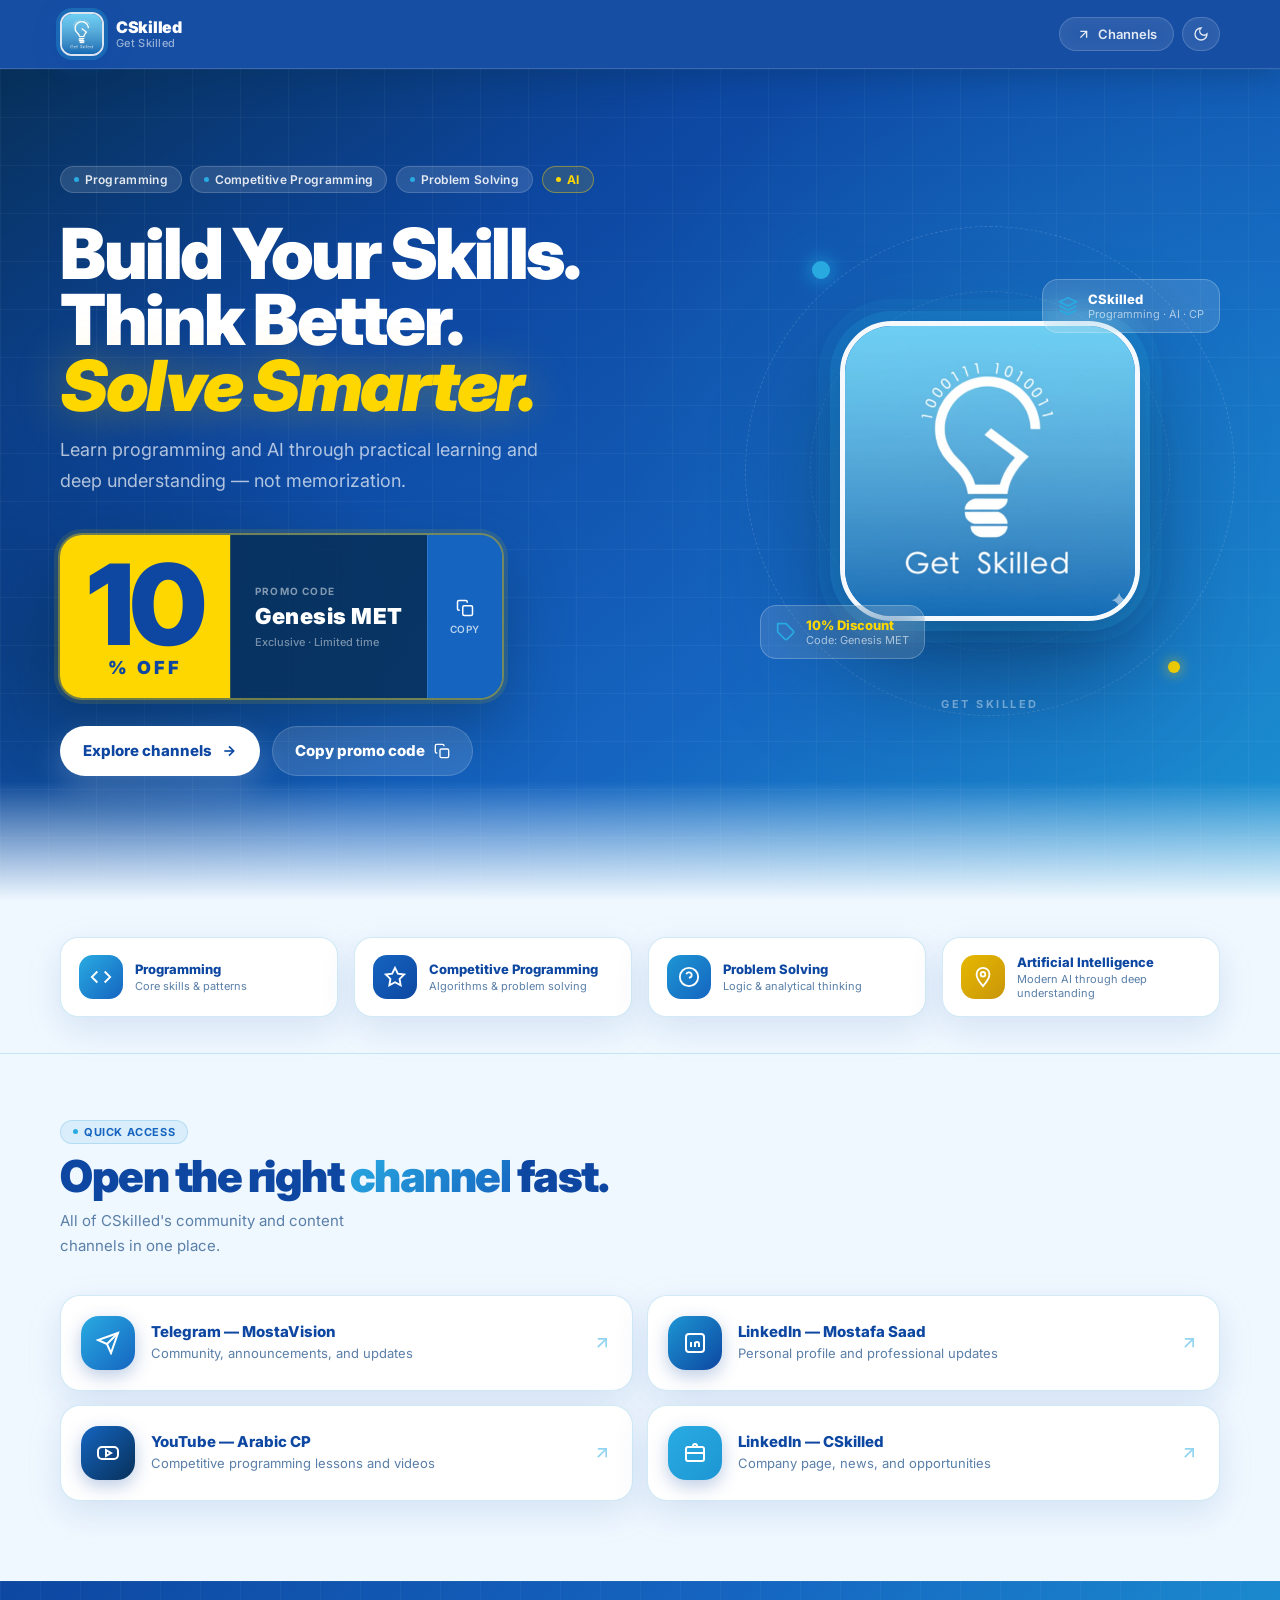
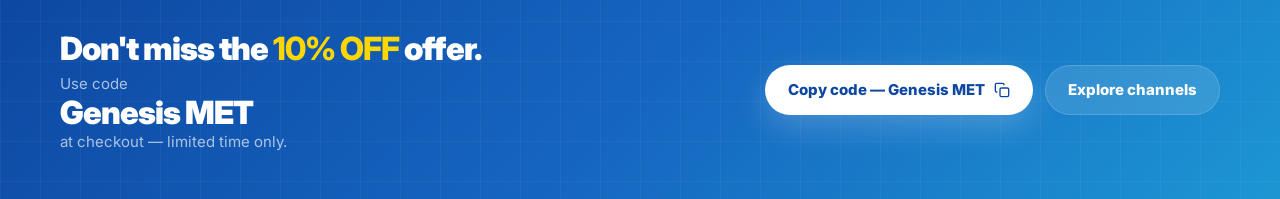
<file: index.html>
<!DOCTYPE html>
<html lang="en">
<head>
  <meta charset="UTF-8" />
  <meta name="viewport" content="width=device-width, initial-scale=1" />
  <title>CSkilled — Build Your Skills. Think Better. Solve Smarter.</title>
  <meta name="description" content="CSkilled – Learn programming, competitive programming, problem solving and AI. Get 10% off with promo code Genesis MET. Join Telegram, LinkedIn, and YouTube channels." />
  <link rel="preconnect" href="https://fonts.googleapis.com" />
  <link rel="preconnect" href="https://fonts.gstatic.com" crossorigin />
  <link href="https://fonts.googleapis.com/css2?family=Inter:ital,wght@0,400;0,500;0,600;0,700;0,800;0,900;1,900&display=swap" rel="stylesheet" />
  <style>
  /* ════════════════════════════════════════════════════════════════════
     DESIGN SYSTEM — colors extracted from skiled.jpeg logo
  ════════════════════════════════════════════════════════════════════ */
  :root {
    /* Logo blue gradient (light → deep) */
    --b1: #29ABE2;   /* sky      */
    --b2: #1D96D3;   /* mid-sky  */
    --b3: #1565C0;   /* deep     */
    --b4: #0D47A1;   /* deepest  */
    --b5: #07305A;   /* navy     */

    /* Text */
    --ink:    #0B1F3A;
    --muted:  #5A7FA8;
    --subtle: #8AAFC8;

    /* Surface */
    --white:  #FFFFFF;
    --paper:  #F0F8FF;
    --glass:  rgba(255,255,255,.12);
    --glass2: rgba(255,255,255,.08);
    --line-d: rgba(255,255,255,.16);   /* divider on dark bg */
    --line-l: rgba(29,150,211,.2);    /* divider on light bg */

    /* Discount gold */
    --gold:   #FFD700;
    --gold-d: #E6B800;

    /* Shadows */
    --sh-blue: 0 24px 72px rgba(13,71,161,.45);
    --sh-card: 0 12px 36px rgba(13,71,161,.12);
  }

  /* ── Reset ── */
  *, *::before, *::after { box-sizing: border-box; margin: 0; padding: 0; }
  html  { scroll-behavior: smooth; }
  button, a { font: inherit; }
  img   { display: block; }

  body {
    font-family: 'Inter', ui-sans-serif, system-ui, sans-serif;
    color: var(--ink);
    background: var(--paper);
    overflow-x: hidden;
  }

  /* ════════════════════════════════════════════════════════════════════
     LAYOUT WRAPPERS
  ════════════════════════════════════════════════════════════════════ */
  .w {
    width: min(1160px, 100% - 48px);
    margin-inline: auto;
  }

  /* ════════════════════════════════════════════════════════════════════
     ① NAV BAR — sticky, uses logo's deep blue
  ════════════════════════════════════════════════════════════════════ */
  .nav {
    position: sticky;
    top: 0;
    z-index: 100;
    background: rgba(13,71,161,.96);
    backdrop-filter: blur(20px);
    border-bottom: 1px solid var(--line-d);
    box-shadow: 0 4px 32px rgba(7,48,90,.4);
  }

  .nav-inner {
    display: flex;
    align-items: center;
    justify-content: space-between;
    gap: 16px;
    height: 68px;
  }

  /* Brand in nav */
  .brand {
    display: flex;
    align-items: center;
    gap: 12px;
    text-decoration: none;
    flex-shrink: 0;
  }

  .brand-logo {
    width: 44px;
    height: 44px;
    border-radius: 12px;
    object-fit: cover;
    border: 2px solid rgba(255,255,255,.85);
    box-shadow: 0 0 0 4px rgba(41,171,226,.3), 0 8px 22px rgba(13,71,161,.5);
    image-rendering: -webkit-optimize-contrast;
    image-rendering: crisp-edges;
    animation: navLogoIn 1s cubic-bezier(.22,1,.36,1) both;
  }

  @keyframes navLogoIn {
    0%   { transform: scale(.4); opacity: 0; filter: blur(4px); }
    60%  { transform: scale(1.06); opacity: 1; filter: blur(0); }
    100% { transform: scale(1);   opacity: 1; }
  }

  .brand-text {
    line-height: 1;
  }
  .brand-name {
    font-size: 16px;
    font-weight: 900;
    color: #fff;
    letter-spacing: -.3px;
  }
  .brand-sub {
    font-size: 11px;
    font-weight: 500;
    color: rgba(255,255,255,.55);
    margin-top: 3px;
    letter-spacing: .3px;
  }

  /* Nav actions */
  .nav-actions {
    display: flex;
    align-items: center;
    gap: 8px;
  }

  .nav-btn {
    display: inline-flex;
    align-items: center;
    gap: 7px;
    padding: 8px 16px;
    border-radius: 999px;
    border: 1.5px solid var(--line-d);
    background: var(--glass);
    color: rgba(255,255,255,.88);
    font-size: 13px;
    font-weight: 600;
    text-decoration: none;
    cursor: pointer;
    transition: background .2s, transform .2s;
    backdrop-filter: blur(8px);
  }

  .nav-btn:hover      { background: rgba(255,255,255,.2); transform: translateY(-1px); }
  .nav-btn.icon-only  { padding: 8px 10px; }

  /* ════════════════════════════════════════════════════════════════════
     ② HERO — full-viewport, dark logo-gradient background
  ════════════════════════════════════════════════════════════════════ */
  .hero {
    position: relative;
    min-height: calc(100vh - 68px);
    background:
      radial-gradient(ellipse 70% 80% at 90% 40%, rgba(29,150,211,.3), transparent 60%),
      radial-gradient(ellipse 50% 60% at  5% 70%, rgba(7,48,90,.5),    transparent 55%),
      linear-gradient(145deg, var(--b5) 0%, var(--b4) 30%, var(--b3) 65%, var(--b2) 100%);
    overflow: hidden;
    display: flex;
    align-items: center;
  }

  /* Dot-grid overlay */
  .hero::before {
    content: "";
    position: absolute;
    inset: 0;
    background-image:
      linear-gradient(rgba(255,255,255,.04) 1px, transparent 1px),
      linear-gradient(90deg, rgba(255,255,255,.04) 1px, transparent 1px);
    background-size: 48px 48px;
    pointer-events: none;
  }

  /* Bottom fade to paper */
  .hero::after {
    content: "";
    position: absolute;
    bottom: 0;
    left: 0;
    right: 0;
    height: 120px;
    background: linear-gradient(transparent, var(--paper));
    pointer-events: none;
  }

  .hero-inner {
    position: relative;
    z-index: 2;
    display: grid;
    grid-template-columns: 1fr minmax(320px, 460px);
    align-items: center;
    gap: clamp(40px, 6vw, 100px);
    padding: 72px 0 100px;
  }

  /* ── Hero LEFT: Offer + Headline ── */
  .hero-copy { position: relative; }

  /* Platform topics */
  .topic-row {
    display: flex;
    flex-wrap: wrap;
    gap: 8px;
    margin-bottom: 28px;
    animation: slideUp .7s cubic-bezier(.22,1,.36,1) .05s both;
  }

  .topic {
    display: inline-flex;
    align-items: center;
    gap: 6px;
    padding: 5px 13px;
    border-radius: 999px;
    border: 1px solid var(--line-d);
    background: var(--glass);
    color: rgba(255,255,255,.88);
    font-size: 12px;
    font-weight: 600;
    letter-spacing: .3px;
    backdrop-filter: blur(8px);
  }

  .topic::before {
    content: "";
    width: 5px;
    height: 5px;
    border-radius: 50%;
    background: var(--b1);
    flex-shrink: 0;
  }

  .topic-ai {
    border-color: rgba(255,215,0,.4);
    background: rgba(255,215,0,.12);
    color: var(--gold);
    font-weight: 700;
  }
  .topic-ai::before { background: var(--gold); }

  /* Main headline */
  .hero-headline {
    font-size: clamp(36px, 5.5vw, 72px);
    font-weight: 900;
    line-height: .94;
    letter-spacing: -2.5px;
    color: #fff;
    margin-bottom: 16px;
    animation: slideUp .8s cubic-bezier(.22,1,.36,1) .12s both;
  }

  .hero-headline em {
    font-style: italic;
    color: var(--gold);
    text-shadow: 0 0 48px rgba(255,215,0,.35);
  }

  /* Support line */
  .hero-sub {
    font-size: clamp(15px, 1.6vw, 18px);
    line-height: 1.72;
    color: rgba(255,255,255,.68);
    max-width: 500px;
    margin-bottom: 38px;
    animation: slideUp .8s cubic-bezier(.22,1,.36,1) .2s both;
  }

  /* ── DISCOUNT BLOCK — the star of the show ── */
  .discount-block {
    margin-bottom: 28px;
    animation: slideUp .9s cubic-bezier(.22,1,.36,1) .28s both;
  }

  .discount-card {
    display: inline-flex;
    align-items: stretch;
    border-radius: 22px;
    overflow: hidden;
    box-shadow:
      0 0 0 2px rgba(255,215,0,.35),
      0 0 0 6px rgba(255,215,0,.1),
      0 24px 60px rgba(7,48,90,.5),
      inset 0 1px 0 rgba(255,255,255,.15);
  }

  /* Big number column */
  .dc-number {
    display: flex;
    flex-direction: column;
    align-items: center;
    justify-content: center;
    padding: 20px 28px;
    background: var(--gold);
    gap: 0;
    min-width: 140px;
  }

  .dc-pct {
    font-size: clamp(64px, 10vw, 112px);
    font-weight: 900;
    color: var(--b4);
    line-height: .88;
    letter-spacing: -4px;
  }

  .dc-off {
    font-size: 18px;
    font-weight: 900;
    color: var(--b4);
    letter-spacing: 3px;
    margin-top: 4px;
  }

  /* Code + label column */
  .dc-code {
    display: flex;
    flex-direction: column;
    justify-content: center;
    gap: 6px;
    padding: 18px 24px;
    background: rgba(7,48,90,.88);
    backdrop-filter: blur(12px);
    border-left: 1px solid rgba(255,215,0,.2);
  }

  .dc-code-label {
    font-size: 10px;
    font-weight: 700;
    color: rgba(255,255,255,.5);
    letter-spacing: 1.2px;
    text-transform: uppercase;
  }

  .dc-code-value {
    font-size: 22px;
    font-weight: 900;
    color: #fff;
    letter-spacing: .5px;
    font-family: inherit;
  }

  .dc-code-sub {
    font-size: 11px;
    font-weight: 500;
    color: rgba(255,255,255,.45);
  }

  /* Copy button column */
  .dc-copy {
    display: flex;
    align-items: center;
    justify-content: center;
    padding: 18px 22px;
    background: var(--b3);
    border: 0;
    color: #fff;
    cursor: pointer;
    transition: background .22s ease;
    gap: 6px;
    font-size: 13px;
    font-weight: 700;
    flex-direction: column;
    border-left: 1px solid rgba(255,255,255,.1);
  }

  .dc-copy:hover   { background: var(--b2); }
  .dc-copy svg     { flex-shrink: 0; }
  .dc-copy-label   { font-size: 10px; font-weight: 600; opacity: .7; letter-spacing: .5px; }

  /* ── CTAs ── */
  .hero-ctas {
    display: flex;
    flex-wrap: wrap;
    gap: 12px;
    animation: slideUp .8s cubic-bezier(.22,1,.36,1) .4s both;
  }

  .btn {
    display: inline-flex;
    align-items: center;
    gap: 9px;
    min-height: 50px;
    padding: 0 22px;
    border-radius: 999px;
    font-size: 15px;
    font-weight: 800;
    text-decoration: none;
    border: 1.5px solid transparent;
    cursor: pointer;
    transition: transform .22s, box-shadow .22s;
  }

  .btn-primary {
    background: #fff;
    color: var(--b4);
    box-shadow: 0 12px 32px rgba(255,255,255,.2);
  }

  .btn-secondary {
    background: var(--glass);
    border-color: var(--line-d);
    color: #fff;
    backdrop-filter: blur(8px);
  }

  .btn:hover { transform: translateY(-3px); box-shadow: 0 18px 44px rgba(7,48,90,.4); }

  /* ── Hero RIGHT: Logo Stage ── */
  .logo-stage {
    position: relative;
    display: grid;
    place-items: center;
    min-height: 520px;
    animation: slideUp 1s cubic-bezier(.22,1,.36,1) .05s both;
  }

  /* Glow blob */
  .logo-stage::before {
    content: "";
    position: absolute;
    width: 440px;
    height: 440px;
    border-radius: 50%;
    background: radial-gradient(circle, rgba(41,171,226,.28) 0%, transparent 68%);
    pointer-events: none;
  }

  /* Outer orbit */
  .orbit-outer {
    position: absolute;
    width: min(88vw, 490px);
    aspect-ratio: 1;
    border: 1.5px dashed rgba(255,255,255,.15);
    border-radius: 50%;
    animation: spin 24s linear infinite;
  }

  .orbit-outer::before,
  .orbit-outer::after {
    content: "";
    position: absolute;
    border-radius: 50%;
  }

  .orbit-outer::before {
    width: 18px; height: 18px;
    top: 34px; left: 66px;
    background: var(--b1);
    box-shadow: 0 0 18px rgba(41,171,226,.9), 0 0 36px rgba(41,171,226,.4);
  }

  .orbit-outer::after {
    width: 12px; height: 12px;
    bottom: 42px; right: 54px;
    background: var(--gold);
    box-shadow: 0 0 14px rgba(255,215,0,.8);
  }

  /* Inner orbit */
  .orbit-inner {
    position: absolute;
    width: min(66vw, 360px);
    aspect-ratio: 1;
    border: 1px dashed rgba(255,255,255,.1);
    border-radius: 50%;
    animation: spin 15s linear infinite reverse;
  }

  /* The logo */
  .logo-img-wrap {
    position: relative;
    z-index: 2;
  }

  .logo-img {
    width: min(70vw, 300px);
    height: min(70vw, 300px);
    object-fit: cover;
    border-radius: 52px;
    border: 5px solid rgba(255,255,255,.96);
    box-shadow:
      0 0 0 10px rgba(41,171,226,.2),
      0 0 0 22px rgba(41,171,226,.08),
      0 48px 110px rgba(7,48,90,.7),
      0 12px 32px rgba(13,71,161,.5);
    image-rendering: -webkit-optimize-contrast;
    image-rendering: crisp-edges;
    animation: logoZoom 1.8s cubic-bezier(.16,1.1,.36,1) .05s both, logoFloat 6s ease-in-out 2s infinite;
  }

  @keyframes logoZoom {
    0%   { transform: scale(.2);  opacity: 0; filter: blur(14px); }
    50%  { transform: scale(1.06); opacity: 1; filter: blur(0); }
    72%  { transform: scale(.97); }
    100% { transform: scale(1);   opacity: 1; }
  }

  @keyframes logoFloat {
    0%, 100% { transform: translateY(0) scale(1); }
    50%       { transform: translateY(-16px) scale(1.012); }
  }

  /* Info cards floating around logo */
  .logo-card {
    position: absolute;
    z-index: 3;
    display: flex;
    align-items: center;
    gap: 10px;
    padding: 11px 15px;
    border-radius: 16px;
    background: rgba(255,255,255,.12);
    border: 1px solid rgba(255,255,255,.22);
    backdrop-filter: blur(20px);
    animation: floatCard 5s ease-in-out infinite;
    color: #fff;
  }

  .logo-card-top   { top: 68px; right: 0; }
  .logo-card-bot   { bottom: 72px; left: 0; animation-delay: -2.4s; }

  .logo-card svg   { width: 20px; height: 20px; flex-shrink: 0; color: var(--b1); }
  .logo-card strong { display: block; font-size: 13px; font-weight: 800; color: #fff; }
  .logo-card span   { display: block; font-size: 11px; color: rgba(255,255,255,.6); }

  .logo-card-bot strong { color: var(--gold); }

  .logo-tagline {
    position: absolute;
    bottom: 20px;
    left: 50%;
    transform: translateX(-50%);
    font-size: 11px;
    font-weight: 700;
    color: rgba(255,255,255,.4);
    letter-spacing: 2.5px;
    text-transform: uppercase;
    white-space: nowrap;
    z-index: 2;
  }

  @keyframes spin       { to { transform: rotate(1turn); } }
  @keyframes floatCard  { 0%, 100% { transform: translateY(0); } 50% { transform: translateY(-12px); } }

  @keyframes slideUp {
    0%   { opacity: 0; transform: translateY(24px); }
    100% { opacity: 1; transform: translateY(0); }
  }

  /* ════════════════════════════════════════════════════════════════════
     ③ SUBJECTS STRIP
  ════════════════════════════════════════════════════════════════════ */
  .subjects {
    background: var(--paper);
    padding: 36px 0;
    border-bottom: 1px solid var(--line-l);
  }

  .subjects-inner {
    display: grid;
    grid-template-columns: repeat(4, 1fr);
    gap: 16px;
  }

  .subject-card {
    display: flex;
    align-items: center;
    gap: 12px;
    padding: 16px 18px;
    border-radius: 18px;
    background: var(--white);
    border: 1.5px solid var(--line-l);
    box-shadow: var(--sh-card);
    transition: transform .22s, box-shadow .22s;
  }

  .subject-card:hover {
    transform: translateY(-4px);
    box-shadow: 0 20px 48px rgba(13,71,161,.18);
  }

  .subject-icon {
    width: 44px;
    height: 44px;
    border-radius: 14px;
    display: grid;
    place-items: center;
    flex-shrink: 0;
    color: #fff;
  }

  .si-1 { background: linear-gradient(135deg, var(--b1), var(--b3)); }
  .si-2 { background: linear-gradient(135deg, var(--b3), var(--b4)); }
  .si-3 { background: linear-gradient(135deg, var(--b2), var(--b3)); }
  .si-4 { background: linear-gradient(135deg, var(--gold-d), #c9960a); }
  .si-4 svg { color: #fff !important; }

  .subject-info strong {
    display: block;
    font-size: 13px;
    font-weight: 800;
    color: var(--b4);
  }

  .subject-info span {
    display: block;
    font-size: 11px;
    color: var(--muted);
    margin-top: 2px;
  }

  /* ════════════════════════════════════════════════════════════════════
     ④ CHANNELS SECTION
  ════════════════════════════════════════════════════════════════════ */
  .channels {
    background: var(--paper);
    padding: 64px 0 80px;
  }

  .section-head {
    margin-bottom: 36px;
    display: flex;
    align-items: flex-end;
    justify-content: space-between;
    gap: 24px;
    flex-wrap: wrap;
  }

  .section-tag {
    display: inline-flex;
    align-items: center;
    gap: 6px;
    padding: 4px 12px;
    border-radius: 999px;
    background: rgba(29,150,211,.1);
    border: 1px solid var(--line-l);
    color: var(--b3);
    font-size: 11px;
    font-weight: 700;
    letter-spacing: .6px;
    text-transform: uppercase;
    margin-bottom: 10px;
  }

  .section-tag::before {
    content: "";
    width: 5px; height: 5px;
    border-radius: 50%;
    background: var(--b1);
  }

  .section-title {
    font-size: clamp(26px, 4vw, 44px);
    font-weight: 900;
    letter-spacing: -1.5px;
    color: var(--b4);
    line-height: 1;
  }

  .section-title em {
    font-style: normal;
    background: linear-gradient(135deg, var(--b1), var(--b3));
    -webkit-background-clip: text;
    -webkit-text-fill-color: transparent;
    background-clip: text;
  }

  .section-desc {
    font-size: 15px;
    color: var(--muted);
    line-height: 1.7;
    max-width: 340px;
    margin-top: 10px;
  }

  .channel-grid {
    display: grid;
    grid-template-columns: repeat(2, 1fr);
    gap: 14px;
  }

  .channel-card {
    display: flex;
    align-items: center;
    gap: 16px;
    padding: 20px;
    border-radius: 20px;
    border: 1.5px solid var(--line-l);
    background: var(--white);
    text-decoration: none;
    color: var(--ink);
    box-shadow: var(--sh-card);
    transition: transform .22s, border-color .22s, box-shadow .22s;
  }

  .channel-card:hover {
    transform: translateY(-4px);
    border-color: rgba(29,150,211,.4);
    box-shadow: 0 20px 56px rgba(13,71,161,.16);
  }

  .channel-icon {
    width: 54px;
    height: 54px;
    border-radius: 18px;
    display: grid;
    place-items: center;
    flex-shrink: 0;
    color: #fff;
    box-shadow: 0 6px 18px rgba(13,71,161,.28);
  }

  .ci-1 { background: linear-gradient(135deg, var(--b1), var(--b3)); }
  .ci-2 { background: linear-gradient(135deg, var(--b2), var(--b4)); }
  .ci-3 { background: linear-gradient(135deg, var(--b3), var(--b5)); }
  .ci-4 { background: linear-gradient(135deg, var(--b1), var(--b2)); }

  .channel-info { flex: 1; min-width: 0; }
  .channel-info strong { display: block; font-size: 15px; font-weight: 800; color: var(--b4); }
  .channel-info span   { display: block; font-size: 13px; color: var(--muted); margin-top: 3px; line-height: 1.4; }

  .channel-arrow { color: var(--b1); opacity: .5; flex-shrink: 0; }

  /* ════════════════════════════════════════════════════════════════════
     ⑤ FOOTER CTA STRIP
  ════════════════════════════════════════════════════════════════════ */
  .footer-strip {
    background: linear-gradient(135deg, var(--b4) 0%, var(--b3) 50%, var(--b2) 100%);
    padding: 48px 0;
    position: relative;
    overflow: hidden;
  }

  .footer-strip::before {
    content: "";
    position: absolute;
    inset: 0;
    background-image:
      linear-gradient(rgba(255,255,255,.04) 1px, transparent 1px),
      linear-gradient(90deg, rgba(255,255,255,.04) 1px, transparent 1px);
    background-size: 40px 40px;
    pointer-events: none;
  }

  .footer-inner {
    position: relative;
    z-index: 1;
    display: flex;
    align-items: center;
    justify-content: space-between;
    gap: 24px;
    flex-wrap: wrap;
  }

  .footer-text strong {
    display: block;
    font-size: clamp(20px, 3vw, 32px);
    font-weight: 900;
    color: #fff;
    letter-spacing: -1px;
  }

  .footer-text p {
    font-size: 15px;
    color: rgba(255,255,255,.65);
    margin-top: 6px;
  }

  .footer-text em { color: var(--gold); font-style: normal; font-weight: 800; }

  .footer-actions { display: flex; gap: 12px; flex-wrap: wrap; }

  /* ════════════════════════════════════════════════════════════════════
     TOAST
  ════════════════════════════════════════════════════════════════════ */
  .toast {
    position: fixed;
    left: 50%;
    bottom: 24px;
    z-index: 999;
    transform: translate(-50%, 80px);
    padding: 13px 22px;
    border-radius: 999px;
    background: var(--b4);
    color: #fff;
    font-size: 14px;
    font-weight: 700;
    box-shadow: 0 12px 40px rgba(13,71,161,.4);
    opacity: 0;
    transition: transform .26s ease, opacity .26s ease;
    pointer-events: none;
  }

  .toast.show { transform: translate(-50%, 0); opacity: 1; }

  /* ════════════════════════════════════════════════════════════════════
     DARK MODE
  ════════════════════════════════════════════════════════════════════ */
  .dark body,
  body.dark {
    background: #071322;
    color: #e0eeff;
  }

  body.dark .subjects,
  body.dark .channels { background: #071322; }

  body.dark .subject-card,
  body.dark .channel-card {
    background: rgba(13,71,161,.18);
    border-color: rgba(29,150,211,.18);
    color: #e0eeff;
  }

  body.dark .subject-card:hover,
  body.dark .channel-card:hover {
    background: rgba(13,71,161,.28);
    border-color: rgba(41,171,226,.35);
  }

  body.dark .subject-info strong,
  body.dark .channel-info strong,
  body.dark .section-title { color: #c5e4ff; }

  body.dark .subject-info span,
  body.dark .channel-info span,
  body.dark .section-desc,
  body.dark .hero-sub { color: #7aaecc; }

  body.dark .subjects  { border-color: rgba(29,150,211,.12); }

  /* ════════════════════════════════════════════════════════════════════
     RESPONSIVE
  ════════════════════════════════════════════════════════════════════ */
  @media (max-width: 960px) {
    .hero-inner       { grid-template-columns: 1fr; min-height: auto; padding: 60px 0 80px; gap: 48px; }
    .logo-stage       { order: -1; min-height: 420px; }
    .logo-img         { width: 220px; height: 220px; border-radius: 42px; }
    .logo-card        { display: none; }
    .subjects-inner   { grid-template-columns: repeat(2, 1fr); }
    .channel-grid     { grid-template-columns: 1fr; }
    .section-head     { flex-direction: column; align-items: flex-start; }
  }

  @media (max-width: 620px) {
    .w                { width: calc(100% - 32px); }
    .nav-inner        { height: 60px; }
    .brand-logo       { width: 38px; height: 38px; border-radius: 10px; }
    .brand-name       { font-size: 15px; }
    .nav-btn.hide-sm  { display: none; }
    .hero-headline    { font-size: 36px; letter-spacing: -1.5px; }
    .hero-sub         { font-size: 15px; }
    .dc-pct           { font-size: 64px; }
    .dc-off           { font-size: 15px; }
    .dc-code-value    { font-size: 17px; }
    .discount-card    { flex-direction: column; border-radius: 18px; width: 100%; }
    .dc-number        { flex-direction: row; gap: 12px; align-items: baseline; padding: 18px 22px; justify-content: flex-start; }
    .dc-code          { padding: 14px 22px; border-left: 0; border-top: 1px solid rgba(255,215,0,.2); }
    .dc-copy          { flex-direction: row; padding: 14px 22px; border-left: 0; border-top: 1px solid rgba(255,255,255,.1); }
    .subjects-inner   { grid-template-columns: 1fr; }
    .subjects         { padding: 28px 0; }
    .channels         { padding: 44px 0 56px; }
    .logo-tagline     { display: none; }
    .footer-inner     { flex-direction: column; align-items: flex-start; }
  }
  </style>
</head>
<body>

  <!-- ══════════════════════════════════════════════════════════════════
       ① NAVIGATION
  ═══════════════════════════════════════════════════════════════════ -->
  <nav class="nav" aria-label="CSkilled navigation">
    <div class="w nav-inner">

      <a class="brand" href="#" aria-label="CSkilled home">
        <img class="brand-logo" src="skiled.jpeg" alt="CSkilled logo" width="44" height="44" />
        <div class="brand-text">
          <div class="brand-name">CSkilled</div>
          <div class="brand-sub">Get Skilled</div>
        </div>
      </a>

      <div class="nav-actions">
        <a class="nav-btn hide-sm" href="#channels" aria-label="Go to channels">
          <svg width="15" height="15" viewBox="0 0 24 24" fill="none" stroke="currentColor" stroke-width="2.2"><path d="M7 7h10v10"/><path d="M7 17 17 7"/></svg>
          Channels
        </a>
        <button class="nav-btn icon-only" id="themeToggle" aria-label="Toggle dark mode" title="Toggle dark mode">
          <svg width="16" height="16" viewBox="0 0 24 24" fill="none" stroke="currentColor" stroke-width="2"><path d="M12 3a6 6 0 0 0 9 9 9 9 0 1 1-9-9Z"/></svg>
        </button>
      </div>

    </div>
  </nav>

  <!-- ══════════════════════════════════════════════════════════════════
       ② HERO  — headline · discount · logo
  ═══════════════════════════════════════════════════════════════════ -->
  <section class="hero" aria-label="CSkilled promotional hero">
    <div class="w hero-inner">

      <!-- LEFT: Copy -->
      <div class="hero-copy">

        <!-- Platform tags -->
        <div class="topic-row" aria-label="Topics covered">
          <span class="topic">Programming</span>
          <span class="topic">Competitive Programming</span>
          <span class="topic">Problem Solving</span>
          <span class="topic topic-ai">AI</span>
        </div>

        <!-- Headline (page h1) -->
        <h1 class="hero-headline">
          Build Your Skills.<br>
          Think Better.<br>
          <em>Solve Smarter.</em>
        </h1>

        <!-- Support text -->
        <p class="hero-sub">
          Learn programming and AI through practical learning and deep understanding — not memorization.
        </p>

        <!-- ★ DISCOUNT BLOCK ★ -->
        <div class="discount-block" aria-label="Exclusive 10% discount offer">
          <div class="discount-card">

            <!-- Big number -->
            <div class="dc-number">
              <span class="dc-pct" aria-label="10 percent">10</span>
              <span class="dc-off">% OFF</span>
            </div>

            <!-- Promo code -->
            <div class="dc-code">
              <span class="dc-code-label">Promo code</span>
              <code class="dc-code-value" id="promoText">Genesis MET</code>
              <span class="dc-code-sub">Exclusive · Limited time</span>
            </div>

            <!-- Copy button -->
            <button class="dc-copy" id="heroCodeCopy" aria-label="Copy promo code">
              <svg width="18" height="18" viewBox="0 0 24 24" fill="none" stroke="currentColor" stroke-width="2"><rect x="9" y="9" width="13" height="13" rx="2"/><path d="M5 15H4a2 2 0 0 1-2-2V4a2 2 0 0 1 2-2h9a2 2 0 0 1 2 2v1"/></svg>
              <span class="dc-copy-label">COPY</span>
            </button>

          </div>
        </div>

        <!-- CTAs -->
        <div class="hero-ctas">
          <a class="btn btn-primary" href="#channels" id="exploreBtn">
            Explore channels
            <svg width="16" height="16" viewBox="0 0 24 24" fill="none" stroke="currentColor" stroke-width="2.5"><path d="M5 12h14"/><path d="m12 5 7 7-7 7"/></svg>
          </a>
          <button class="btn btn-secondary" id="heroCopy">
            Copy promo code
            <svg width="16" height="16" viewBox="0 0 24 24" fill="none" stroke="currentColor" stroke-width="2"><rect x="9" y="9" width="13" height="13" rx="2"/><path d="M5 15H4a2 2 0 0 1-2-2V4a2 2 0 0 1 2-2h9a2 2 0 0 1 2 2v1"/></svg>
          </button>
        </div>

      </div>

      <!-- RIGHT: CSkilled Logo Stage -->
      <div class="logo-stage" aria-hidden="true">
        <div class="orbit-outer"></div>
        <div class="orbit-inner"></div>

        <!-- Top card -->
        <div class="logo-card logo-card-top">
          <svg viewBox="0 0 24 24" fill="none" stroke="currentColor" stroke-width="2"><path d="M12 2L2 7l10 5 10-5-10-5z"/><path d="M2 17l10 5 10-5"/><path d="M2 12l10 5 10-5"/></svg>
          <div>
            <strong>CSkilled</strong>
            <span>Programming · AI · CP</span>
          </div>
        </div>

        <!-- Logo -->
        <div class="logo-img-wrap">
          <img class="logo-img" src="skiled.jpeg" alt="CSkilled — Get Skilled" />
        </div>

        <!-- Bottom card -->
        <div class="logo-card logo-card-bot">
          <svg viewBox="0 0 24 24" fill="none" stroke="currentColor" stroke-width="2"><path d="M20.59 13.41 13.42 20.6a2 2 0 0 1-2.83 0L2 12V2h10l8.59 8.59a2 2 0 0 1 0 2.82Z"/><path d="M7 7h.01"/></svg>
          <div>
            <strong>10% Discount</strong>
            <span>Code: Genesis MET</span>
          </div>
        </div>

        <span class="logo-tagline">Get Skilled</span>
      </div>

    </div>
  </section>

  <!-- ══════════════════════════════════════════════════════════════════
       ③ SUBJECTS STRIP
  ═══════════════════════════════════════════════════════════════════ -->
  <section class="subjects" aria-label="Platform subjects">
    <div class="w subjects-inner">

      <div class="subject-card">
        <div class="subject-icon si-1">
          <svg width="22" height="22" viewBox="0 0 24 24" fill="none" stroke="currentColor" stroke-width="2"><polyline points="16 18 22 12 16 6"/><polyline points="8 6 2 12 8 18"/></svg>
        </div>
        <div class="subject-info">
          <strong>Programming</strong>
          <span>Core skills & patterns</span>
        </div>
      </div>

      <div class="subject-card">
        <div class="subject-icon si-2">
          <svg width="22" height="22" viewBox="0 0 24 24" fill="none" stroke="currentColor" stroke-width="2"><path d="M12 2l3.09 6.26L22 9.27l-5 4.87 1.18 6.88L12 17.77l-6.18 3.25L7 14.14 2 9.27l6.91-1.01z"/></svg>
        </div>
        <div class="subject-info">
          <strong>Competitive Programming</strong>
          <span>Algorithms & problem solving</span>
        </div>
      </div>

      <div class="subject-card">
        <div class="subject-icon si-3">
          <svg width="22" height="22" viewBox="0 0 24 24" fill="none" stroke="currentColor" stroke-width="2"><circle cx="12" cy="12" r="10"/><path d="M9.09 9a3 3 0 0 1 5.83 1c0 2-3 3-3 3"/><path d="M12 17h.01"/></svg>
        </div>
        <div class="subject-info">
          <strong>Problem Solving</strong>
          <span>Logic & analytical thinking</span>
        </div>
      </div>

      <div class="subject-card">
        <div class="subject-icon si-4">
          <svg width="22" height="22" viewBox="0 0 24 24" fill="none" stroke="currentColor" stroke-width="2"><path d="M12 2a7 7 0 0 1 7 7c0 5-7 13-7 13S5 14 5 9a7 7 0 0 1 7-7z"/><circle cx="12" cy="9" r="2.5"/></svg>
        </div>
        <div class="subject-info">
          <strong>Artificial Intelligence</strong>
          <span>Modern AI through deep understanding</span>
        </div>
      </div>

    </div>
  </section>

  <!-- ══════════════════════════════════════════════════════════════════
       ④ CHANNELS
  ═══════════════════════════════════════════════════════════════════ -->
  <section class="channels" id="channels" aria-label="Learning channels">
    <div class="w">

      <div class="section-head">
        <div>
          <div class="section-tag">Quick access</div>
          <h2 class="section-title">Open the right <em>channel</em> fast.</h2>
          <p class="section-desc">All of CSkilled's community and content channels in one place.</p>
        </div>
      </div>

      <div class="channel-grid">

        <a class="channel-card" href="https://t.me/mostvision" target="_blank" rel="noopener" id="linkTelegram">
          <span class="channel-icon ci-1">
            <svg width="24" height="24" viewBox="0 0 24 24" fill="none" stroke="currentColor" stroke-width="2"><path d="m22 2-7 20-4-9-9-4Z"/><path d="M22 2 11 13"/></svg>
          </span>
          <div class="channel-info">
            <strong>Telegram — MostaVision</strong>
            <span>Community, announcements, and updates</span>
          </div>
          <svg class="channel-arrow" width="20" height="20" viewBox="0 0 24 24" fill="none" stroke="currentColor" stroke-width="2"><path d="M7 7h10v10"/><path d="M7 17 17 7"/></svg>
        </a>

        <a class="channel-card" href="https://www.linkedin.com/in/mostafasaad?utm_source=share&utm_campaign=share_via&utm_content=profile&utm_medium=android_app" target="_blank" rel="noopener" id="linkLinkedinPersonal">
          <span class="channel-icon ci-2">
            <svg width="24" height="24" viewBox="0 0 24 24" fill="none" stroke="currentColor" stroke-width="2"><rect x="3" y="3" width="18" height="18" rx="3"/><path d="M8 11v5"/><path d="M8 8v.01"/><path d="M12 16v-5"/><path d="M16 16v-3a2 2 0 0 0-4 0"/></svg>
          </span>
          <div class="channel-info">
            <strong>LinkedIn — Mostafa Saad</strong>
            <span>Personal profile and professional updates</span>
          </div>
          <svg class="channel-arrow" width="20" height="20" viewBox="0 0 24 24" fill="none" stroke="currentColor" stroke-width="2"><path d="M7 7h10v10"/><path d="M7 17 17 7"/></svg>
        </a>

        <a class="channel-card" href="https://youtube.com/@arabiccompetitiveprogramming?si=lnjYLus9JtZKduaI" target="_blank" rel="noopener" id="linkYoutube">
          <span class="channel-icon ci-3">
            <svg width="24" height="24" viewBox="0 0 24 24" fill="none" stroke="currentColor" stroke-width="2"><rect x="2" y="6" width="20" height="12" rx="4"/><path d="m10 9 5 3-5 3Z"/></svg>
          </span>
          <div class="channel-info">
            <strong>YouTube — Arabic CP</strong>
            <span>Competitive programming lessons and videos</span>
          </div>
          <svg class="channel-arrow" width="20" height="20" viewBox="0 0 24 24" fill="none" stroke="currentColor" stroke-width="2"><path d="M7 7h10v10"/><path d="M7 17 17 7"/></svg>
        </a>

        <a class="channel-card" href="https://www.linkedin.com/company/cskilled/" target="_blank" rel="noopener" id="linkLinkedinCompany">
          <span class="channel-icon ci-4">
            <svg width="24" height="24" viewBox="0 0 24 24" fill="none" stroke="currentColor" stroke-width="2"><path d="M10 6V5a2 2 0 0 1 2-2h0a2 2 0 0 1 2 2v1"/><rect x="3" y="6" width="18" height="14" rx="2"/><path d="M3 12h18"/></svg>
          </span>
          <div class="channel-info">
            <strong>LinkedIn — CSkilled</strong>
            <span>Company page, news, and opportunities</span>
          </div>
          <svg class="channel-arrow" width="20" height="20" viewBox="0 0 24 24" fill="none" stroke="currentColor" stroke-width="2"><path d="M7 7h10v10"/><path d="M7 17 17 7"/></svg>
        </a>

      </div>
    </div>
  </section>

  <!-- ══════════════════════════════════════════════════════════════════
       ⑤ FOOTER CTA STRIP
  ═══════════════════════════════════════════════════════════════════ -->
  <footer class="footer-strip" aria-label="Final call to action">
    <div class="w footer-inner">
      <div class="footer-text">
        <strong>Don't miss the <em>10% OFF</em> offer.</strong>
        <p>Use code <strong style="color:#fff">Genesis MET</strong> at checkout — limited time only.</p>
      </div>
      <div class="footer-actions">
        <button class="btn btn-primary" id="footerCopy">
          Copy code — Genesis MET
          <svg width="16" height="16" viewBox="0 0 24 24" fill="none" stroke="currentColor" stroke-width="2"><rect x="9" y="9" width="13" height="13" rx="2"/><path d="M5 15H4a2 2 0 0 1-2-2V4a2 2 0 0 1 2-2h9a2 2 0 0 1 2 2v1"/></svg>
        </button>
        <a class="btn btn-secondary" href="#channels">
          Explore channels
        </a>
      </div>
    </div>
  </footer>

  <div class="toast" id="toast" role="status" aria-live="polite">Promocode copied ✓</div>

  <script>
    const body      = document.body;
    const toast     = document.getElementById("toast");
    const promoCode = document.getElementById("promoText").textContent.trim();

    /* ── Theme toggle ── */
    document.getElementById("themeToggle").addEventListener("click", () => {
      body.classList.toggle("dark");
    });

    /* ── Copy handler ── */
    const copyPromo = async () => {
      try {
        await navigator.clipboard.writeText(promoCode);
        showToast("Promocode copied ✓");
      } catch {
        showToast(promoCode);
      }
    };

    ["heroCopy", "heroCodeCopy", "footerCopy"].forEach(id =>
      document.getElementById(id).addEventListener("click", copyPromo)
    );

    function showToast(msg) {
      toast.textContent = msg;
      toast.classList.add("show");
      clearTimeout(showToast._t);
      showToast._t = setTimeout(() => toast.classList.remove("show"), 2000);
    }
  </script>
</body>
</html>
</file>
